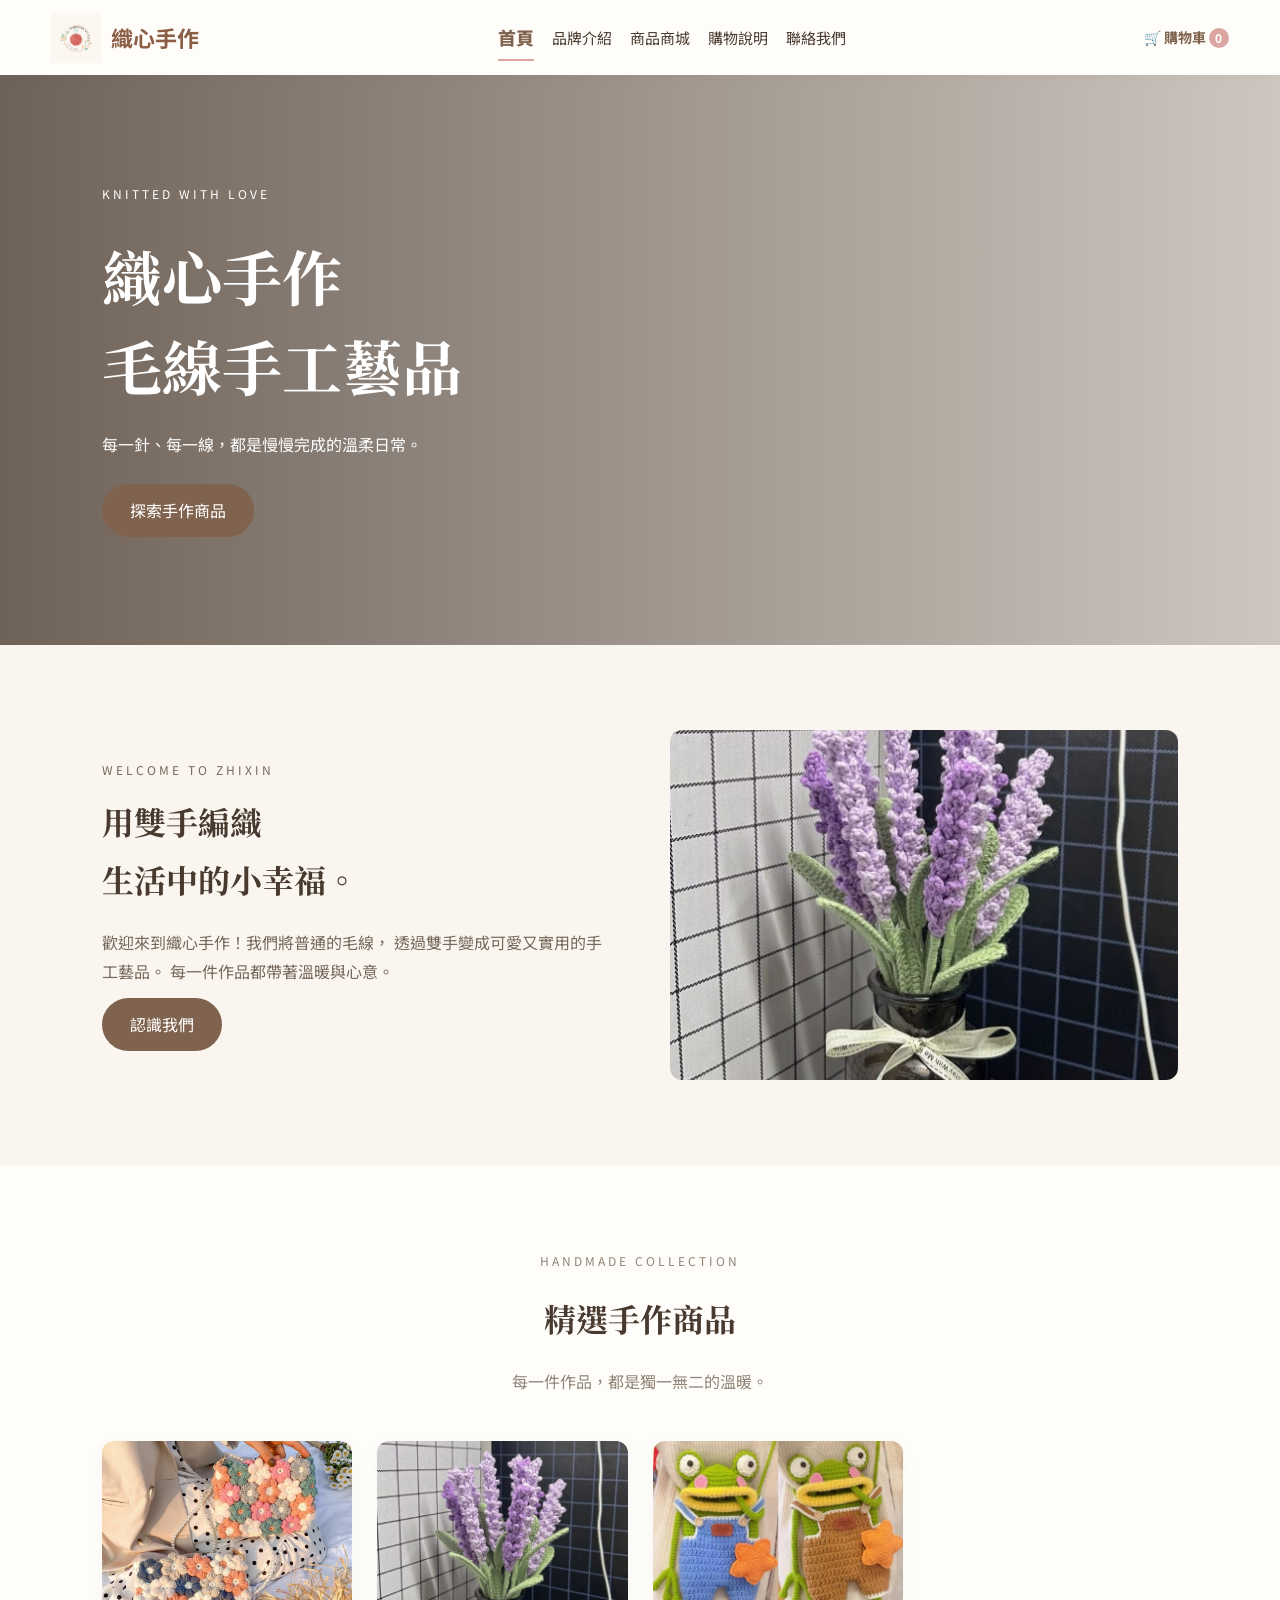
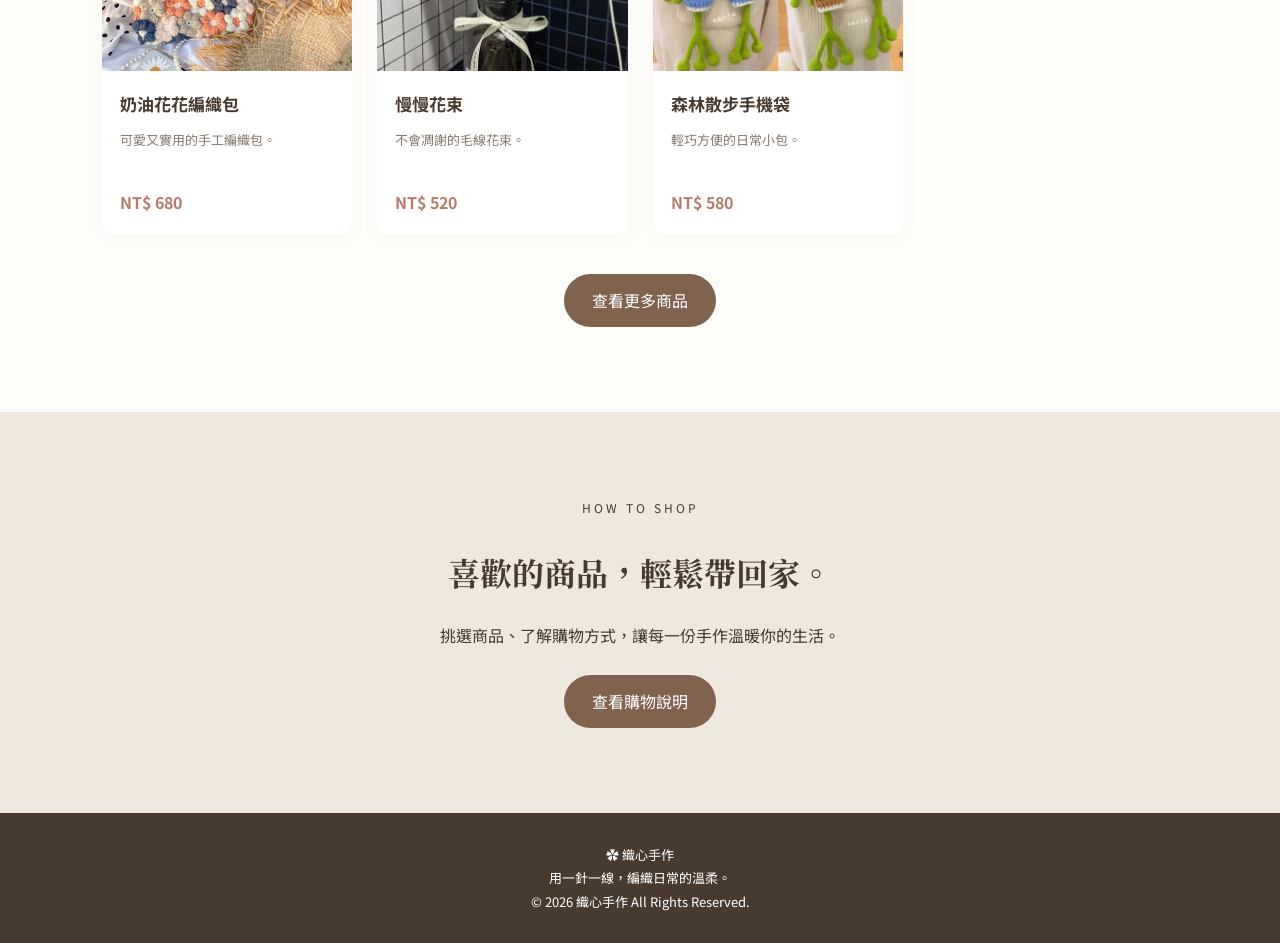
<file: index.html>
<!DOCTYPE html>
<html lang="zh-Hant">
<head>
<meta charset="UTF-8">
<meta name="viewport" content="width=device-width, initial-scale=1.0">
<title>織心手作｜首頁</title>
<link rel="stylesheet" href="./styles.css">
</head>
<script src="./app.js"></script>
<body>

<header>
    <!-- Logo bên trái -->
    <a href="./index.html" class="logo">
        <img src="./images/logo.png" alt="織心手作 Logo">
        <span>織心手作</span>
    </a>
    
    <!-- Menu ở giữa -->
    <nav>
        <a href="./index.html">首頁</a>
        <a href="./about.html">品牌介紹</a>
        <a href="./product.html">商品商城</a>
        <a href="./shop.html">購物說明</a>
        <a href="./contact.html">聯絡我們</a>
    </nav>
    
    <!-- Giỏ hàng bên phải -->
    <a href="./cart.html" class="cart-link">
        🛒 購物車 <span id="cart-count">0</span>
    </a>
</header>

<main>
<section class="hero">
    <div class="hero-content">
        <p class="eyebrow">KNITTED WITH LOVE</p>
        <h1>織心手作<br>毛線手工藝品</h1>
        <p>每一針、每一線，都是慢慢完成的溫柔日常。</p>
        <a href="./product.html" class="button">探索手作商品</a>
    </div>
</section>

<section class="intro">
    <div>
        <p class="eyebrow">WELCOME TO ZHIXIN</p>
        <h2>用雙手編織<br>生活中的小幸福。</h2>
        <p>
            歡迎來到織心手作！我們將普通的毛線，
            透過雙手變成可愛又實用的手工藝品。
            每一件作品都帶著溫暖與心意。
        </p>
        <a href="./about.html" class="button">認識我們</a>
    </div>
    <img src="./images/06.jpg" alt="毛線花束">
</section>

<section class="products">
    <div class="section-title">
        <p class="eyebrow">HANDMADE COLLECTION</p>
        <h2>精選手作商品</h2>
        <p>每一件作品，都是獨一無二的溫暖。</p>
    </div>

    <div class="product-grid">
        <article class="product-card">
            <img src="./images/01.jpg" alt="編織包">
            <div class="product-info">
                <h3>奶油花花編織包</h3>
                <p>可愛又實用的手工編織包。</p>
                <div class="price">NT$ 680</div>
            </div>
        </article>

        <article class="product-card">
            <img src="./images/06.jpg" alt="毛線花束">
            <div class="product-info">
                <h3>慢慢花束</h3>
                <p>不會凋謝的毛線花束。</p>
                <div class="price">NT$ 520</div>
            </div>
        </article>

        <article class="product-card">
            <img src="./images/09.jpg" alt="手機袋">
            <div class="product-info">
                <h3>森林散步手機袋</h3>
                <p>輕巧方便的日常小包。</p>
                <div class="price">NT$ 580</div>
            </div>
        </article>
    </div>

    <div class="center">
        <a href="./product.html" class="button">查看更多商品</a>
    </div>
</section>

<section class="shop">
    <p class="eyebrow">HOW TO SHOP</p>
    <h2>喜歡的商品，輕鬆帶回家。</h2>
    <p>挑選商品、了解購物方式，讓每一份手作溫暖你的生活。</p>
    <a href="./shop.html" class="button">查看購物說明</a>
</section>
</main>

<footer>
    <p>✿ 織心手作</p>
    <p>用一針一線，編織日常的溫柔。</p>
    <p>© 2026 織心手作 All Rights Reserved.</p>
</footer>

</body>
</html>
</file>
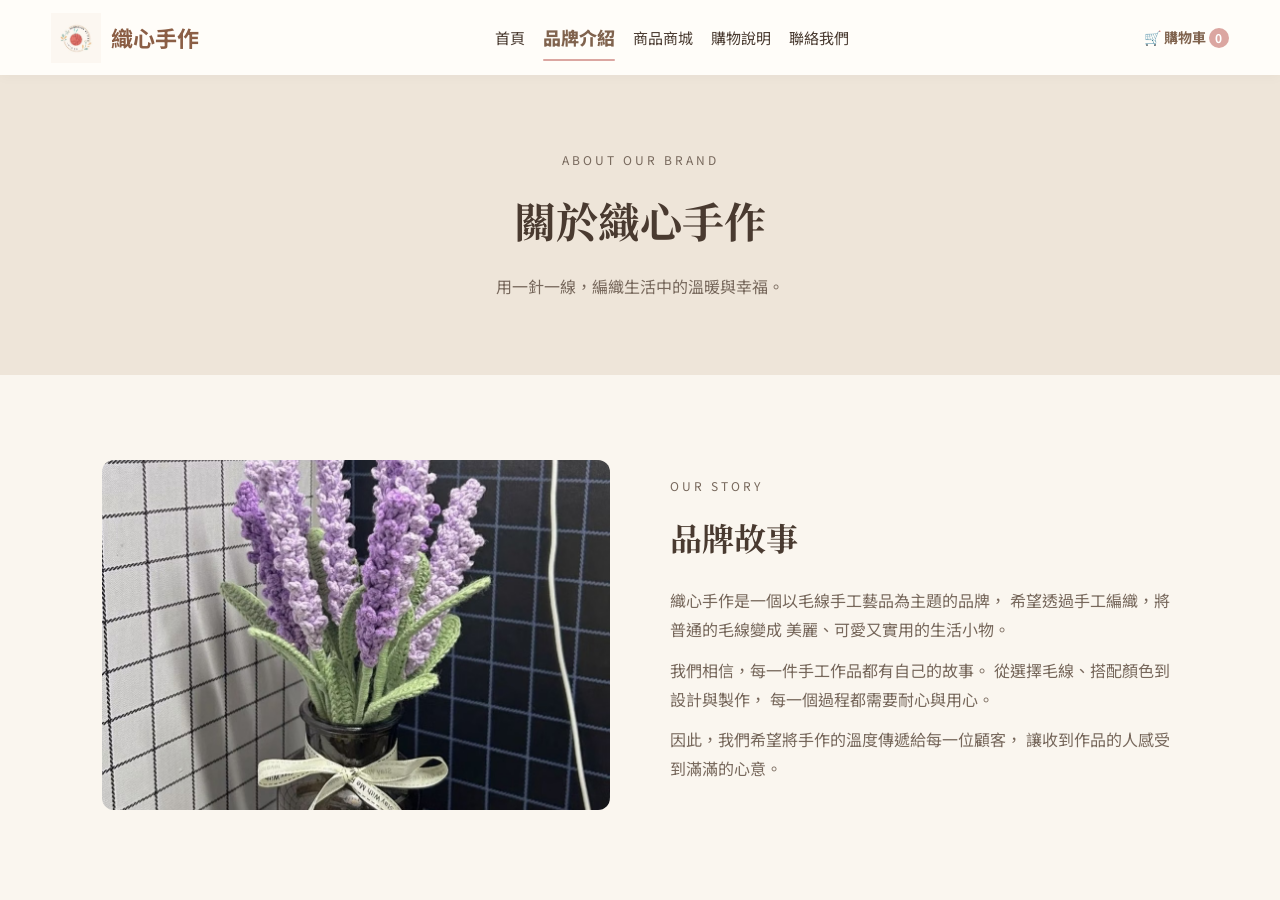
<file: about.html>
<!DOCTYPE html>
<html lang="zh-Hant">

<head>
    <meta charset="UTF-8">
    <meta name="viewport" content="width=device-width, initial-scale=1.0">

    <meta name="description" content="認識織心手作的品牌故事、設計理念與手作精神。">

    <title>織心手作｜品牌介紹</title>

    <link rel="stylesheet" href="./styles.css">
</head>
<script src="./app.js"></script>
<body>

<!-- HEADER -->
<header>
    <!-- Logo bên trái -->
    <a href="./index.html" class="logo">
        <img src="./images/logo.png" alt="織心手作 Logo">
        <span>織心手作</span>
    </a>
    
    <!-- Menu ở giữa -->
    <nav>
        <a href="./index.html">首頁</a>
        <a href="./about.html">品牌介紹</a>
        <a href="./product.html">商品商城</a>
        <a href="./shop.html">購物說明</a>
        <a href="./contact.html">聯絡我們</a>
    </nav>
    
    <!-- Giỏ hàng bên phải -->
    <a href="./cart.html" class="cart-link">
        🛒 購物車 <span id="cart-count">0</span>
    </a>
</header>


<main>

    <!-- ABOUT BANNER -->
    <section class="page-banner">
        <p class="eyebrow">ABOUT OUR BRAND</p>

        <h1>關於織心手作</h1>

        <p>用一針一線，編織生活中的溫暖與幸福。</p>
    </section>


    <!-- BRAND STORY -->
    <section class="intro" id="story">

        <img
            src="./images/06.jpg"
            alt="毛線手工花束"
        >

        <div>
            <p class="eyebrow">OUR STORY</p>

            <h2>品牌故事</h2>

            <p>
                織心手作是一個以毛線手工藝品為主題的品牌，
                希望透過手工編織，將普通的毛線變成
                美麗、可愛又實用的生活小物。
            </p>

            <p>
                我們相信，每一件手工作品都有自己的故事。
                從選擇毛線、搭配顏色到設計與製作，
                每一個過程都需要耐心與用心。
            </p>

            <p>
                因此，我們希望將手作的溫度傳遞給每一位顧客，
                讓收到作品的人感受到滿滿的心意。
            </p>
        </div>

    </section>
</file>
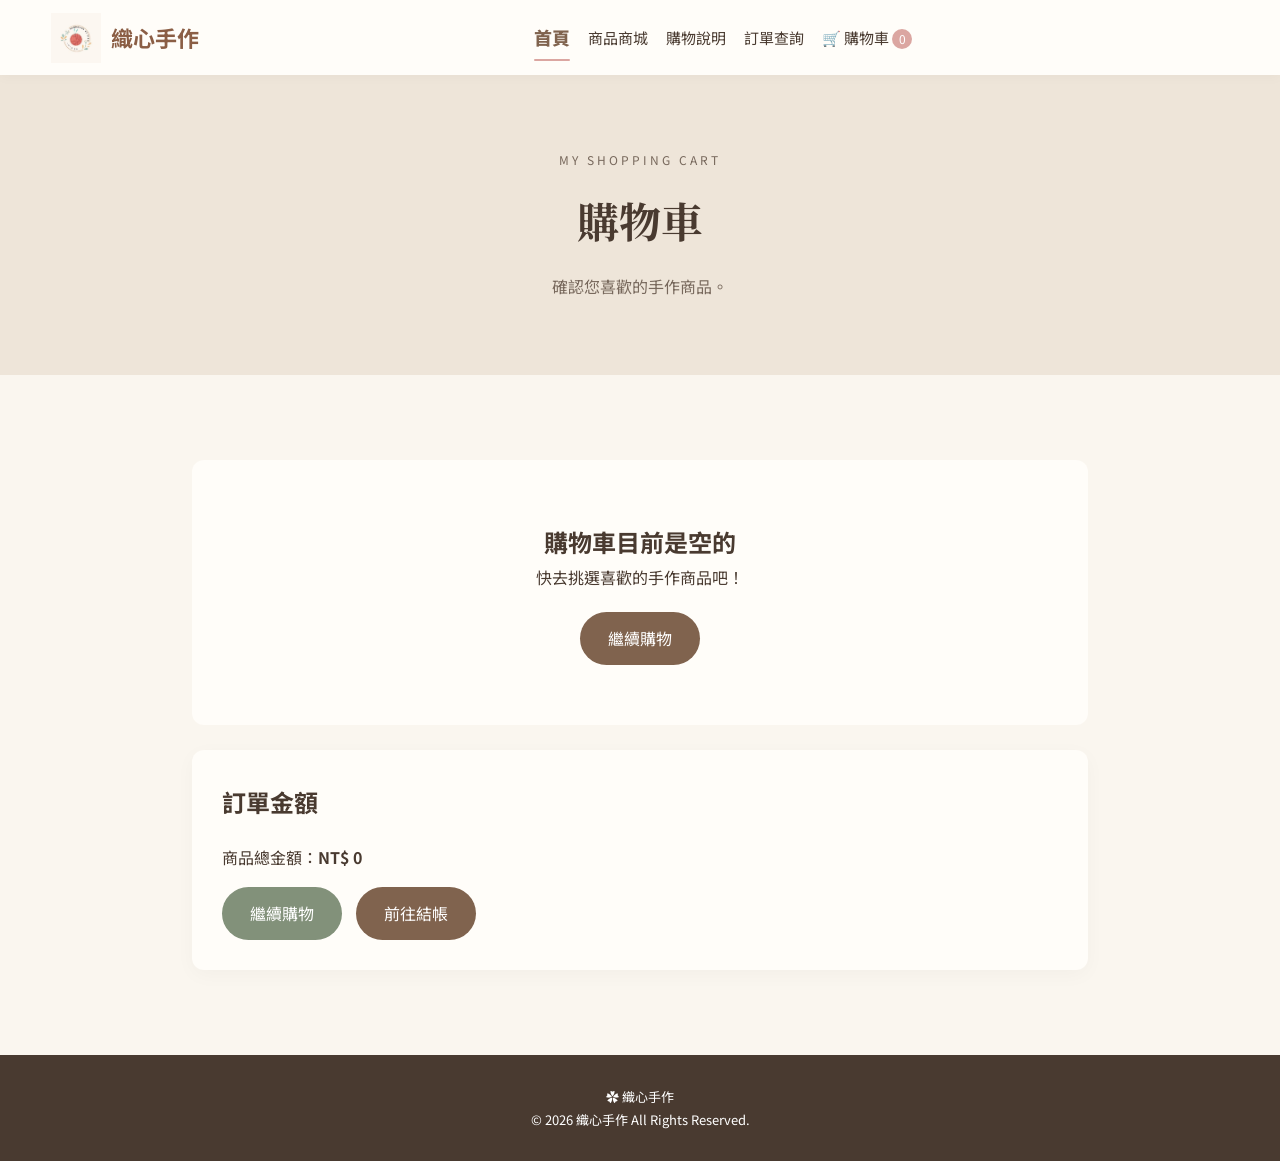
<file: cart.html>
<!DOCTYPE html>
<html lang="zh-Hant">
<head>
<meta charset="UTF-8">
<meta name="viewport" content="width=device-width, initial-scale=1.0">
<title>織心手作｜購物車</title>
<link rel="stylesheet" href="./styles.css">
</head>
<script src="./app.js"></script>
<body>

<header>
    <a href="./index.html" class="logo">
        <img src="./images/logo.png" alt="織心手作 Logo">
        <span>織心手作</span>
    </a>
    <nav>
        <a href="./index.html">首頁</a>
        <a href="./product.html">商品商城</a>
        <a href="./shop.html">購物說明</a>
        <a href="./orders.html">訂單查詢</a>
        <a href="./cart.html">🛒 購物車 <span id="cart-count">0</span></a>
    </nav>
</header>

<main>
    <section class="page-banner">
        <p class="eyebrow">MY SHOPPING CART</p>
        <h1>購物車</h1>
        <p>確認您喜歡的手作商品。</p>
    </section>

    <section class="shopping-section">
        <div id="cart-items"></div>

        <div class="cart-summary">
            <h2>訂單金額</h2>
            <p>商品總金額：<strong id="cart-total">NT$ 0</strong></p>
            <a href="./product.html" class="button secondary-button">繼續購物</a>
            <a href="./checkout.html" class="button">前往結帳</a>
        </div>
    </section>
</main>

<footer>
    <p>✿ 織心手作</p>
    <p>© 2026 織心手作 All Rights Reserved.</p>
</footer>

<script src="./app.js"></script>
</body>
</html>
</file>
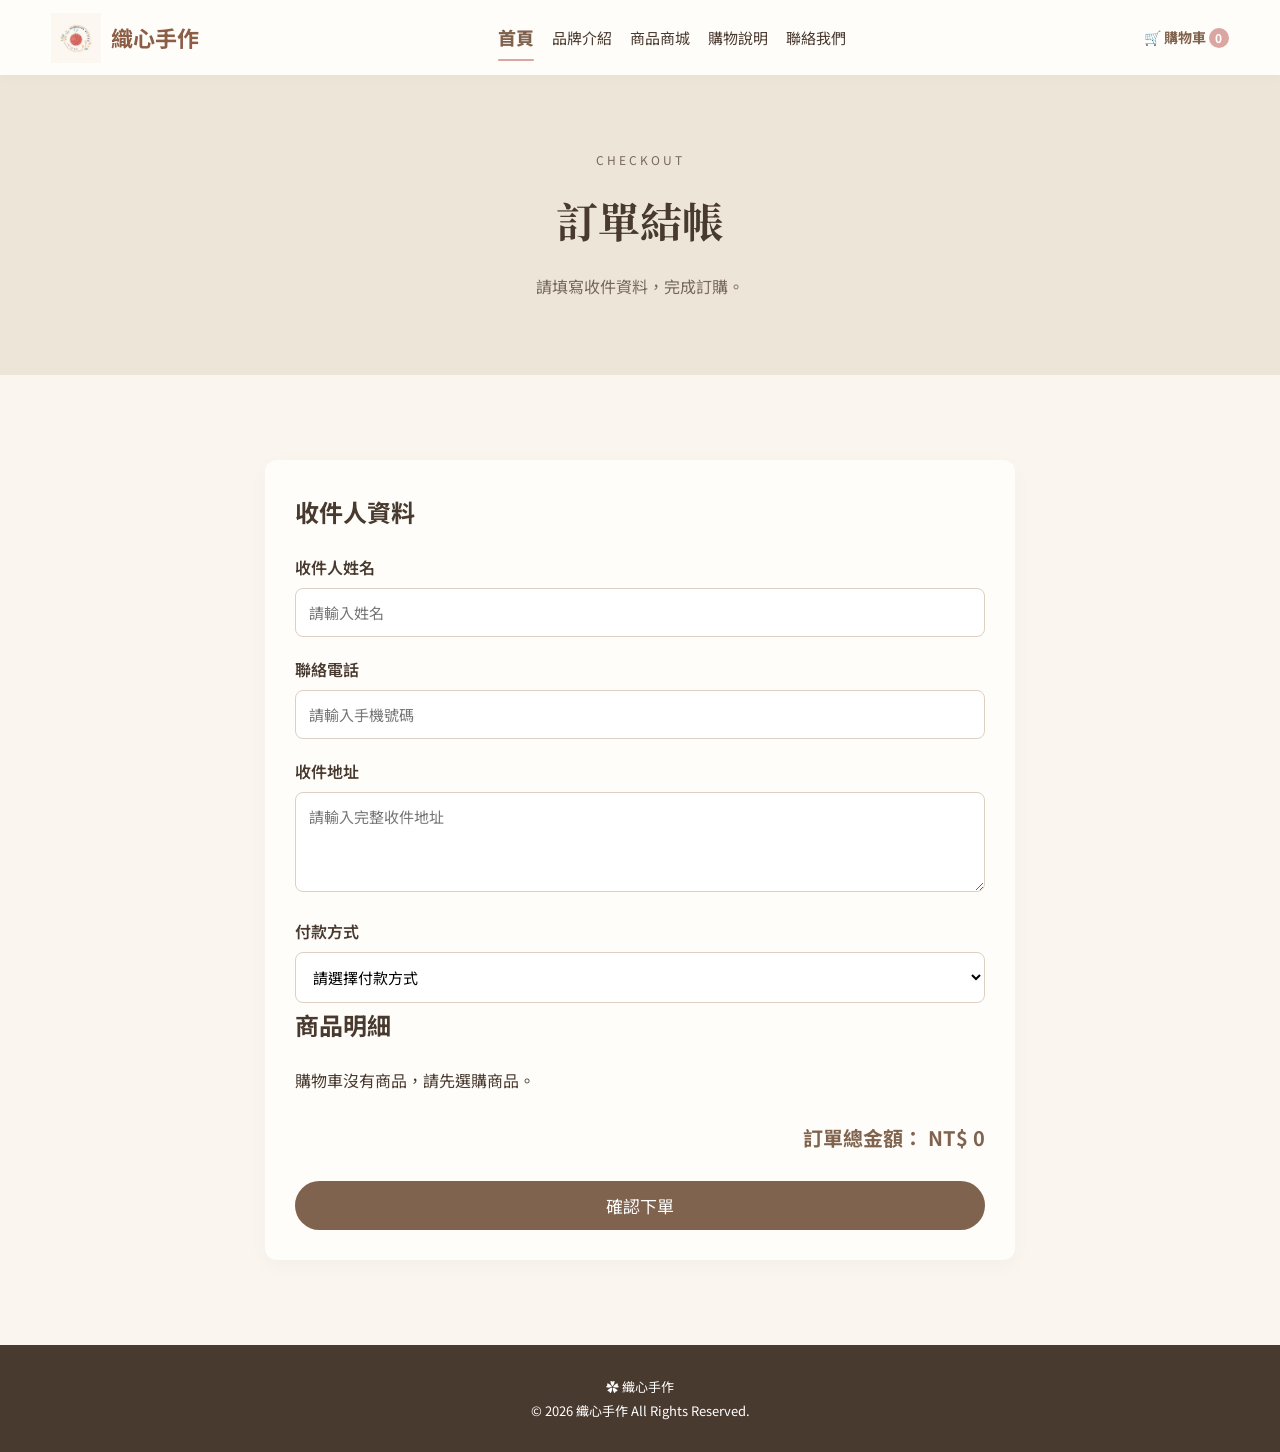
<file: checkout.html>
<!DOCTYPE html>
<html lang="zh-Hant">
<head>
<meta charset="UTF-8">
<meta name="viewport" content="width=device-width, initial-scale=1.0">
<title>織心手作｜結帳</title>
<link rel="stylesheet" href="./styles.css">
</head>
<script src="./app.js"></script>
<body>

<header>
    <!-- Logo bên trái -->
    <a href="./index.html" class="logo">
        <img src="./images/logo.png" alt="織心手作 Logo">
        <span>織心手作</span>
    </a>
    
    <!-- Menu ở giữa -->
    <nav>
        <a href="./index.html">首頁</a>
        <a href="./about.html">品牌介紹</a>
        <a href="./product.html">商品商城</a>
        <a href="./shop.html">購物說明</a>
        <a href="./contact.html">聯絡我們</a>
    </nav>
    
    <!-- Giỏ hàng bên phải -->
    <a href="./cart.html" class="cart-link">
        🛒 購物車 <span id="cart-count">0</span>
    </a>
</header>


<main>
    <section class="page-banner">
        <p class="eyebrow">CHECKOUT</p>
        <h1>訂單結帳</h1>
        <p>請填寫收件資料，完成訂購。</p>
    </section>

    <section class="shopping-section">
        <div class="checkout-box">
            <h2>收件人資料</h2>

            <form id="checkout-form">
                <label for="customer-name">收件人姓名</label>
                <input type="text" id="customer-name" placeholder="請輸入姓名" required>

                <label for="customer-phone">聯絡電話</label>
                <input type="tel" id="customer-phone" placeholder="請輸入手機號碼" required>

                <label for="customer-address">收件地址</label>
                <textarea id="customer-address" placeholder="請輸入完整收件地址" required></textarea>

                <label for="payment-method">付款方式</label>
                <select id="payment-method" required>
                    <option value="">請選擇付款方式</option>
                    <option value="貨到付款（模擬）">貨到付款（模擬）</option>
                    <option value="銀行轉帳（模擬）">銀行轉帳（模擬）</option>
                    <option value="超商取貨付款（模擬）">超商取貨付款（模擬）</option>
                </select>

                <h2>商品明細</h2>
                <div id="checkout-items"></div>

                <div class="checkout-total">
                    訂單總金額：
                    <strong id="checkout-total">NT$ 0</strong>
                </div>

                <button type="submit" class="button submit-order">
                    確認下單
                </button>
            </form>
        </div>
    </section>
</main>

<footer>
    <p>✿ 織心手作</p>
    <p>© 2026 織心手作 All Rights Reserved.</p>
</footer>

<script src="./app.js"></script>
</body>
</html>
</file>
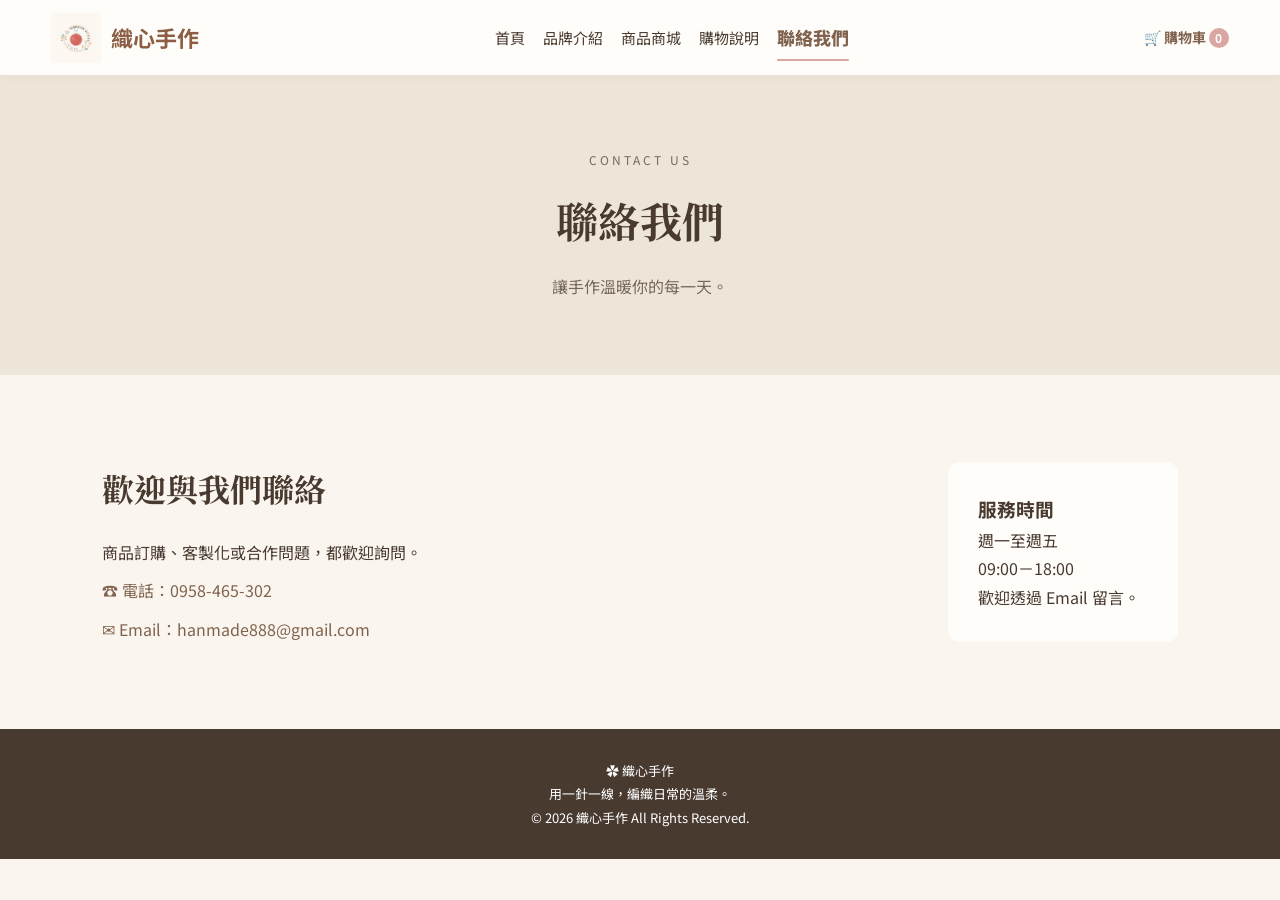
<file: contact.html>
<!DOCTYPE html>
<html lang="zh-Hant">
<head>
<meta charset="UTF-8">
<meta name="viewport" content="width=device-width, initial-scale=1.0">
<title>織心手作｜聯絡我們</title>
<link rel="stylesheet" href="./styles.css">
</head>
<script src="./app.js"></script>
<body>

<header>
    <!-- Logo bên trái -->
    <a href="./index.html" class="logo">
        <img src="./images/logo.png" alt="織心手作 Logo">
        <span>織心手作</span>
    </a>
    
    <!-- Menu ở giữa -->
    <nav>
        <a href="./index.html">首頁</a>
        <a href="./about.html">品牌介紹</a>
        <a href="./product.html">商品商城</a>
        <a href="./shop.html">購物說明</a>
        <a href="./contact.html">聯絡我們</a>
    </nav>
    
    <!-- Giỏ hàng bên phải -->
    <a href="./cart.html" class="cart-link">
        🛒 購物車 <span id="cart-count">0</span>
    </a>
</header>


<main>
<section class="page-banner">
    <p class="eyebrow">CONTACT US</p>
    <h1>聯絡我們</h1>
    <p>讓手作溫暖你的每一天。</p>
</section>

<section class="contact">

    <div>
        <h2>歡迎與我們聯絡</h2>
        <p>商品訂購、客製化或合作問題，都歡迎詢問。</p>

        <a href="tel:0958465302">
            ☎ 電話：0958-465-302
        </a>

        <a href="mailto:hanmade888@gmail.com">
            ✉ Email：hanmade888@gmail.com
        </a>
    </div>

    <div class="contact-box">
        <h3>服務時間</h3>
        <p>週一至週五</p>
        <p>09:00－18:00</p>
        <p>歡迎透過 Email 留言。</p>
    </div>

</section>
</main>

<footer>
    <p>✿ 織心手作</p>
    <p>用一針一線，編織日常的溫柔。</p>
    <p>© 2026 織心手作 All Rights Reserved.</p>
</footer>

</body>
</html>
</file>
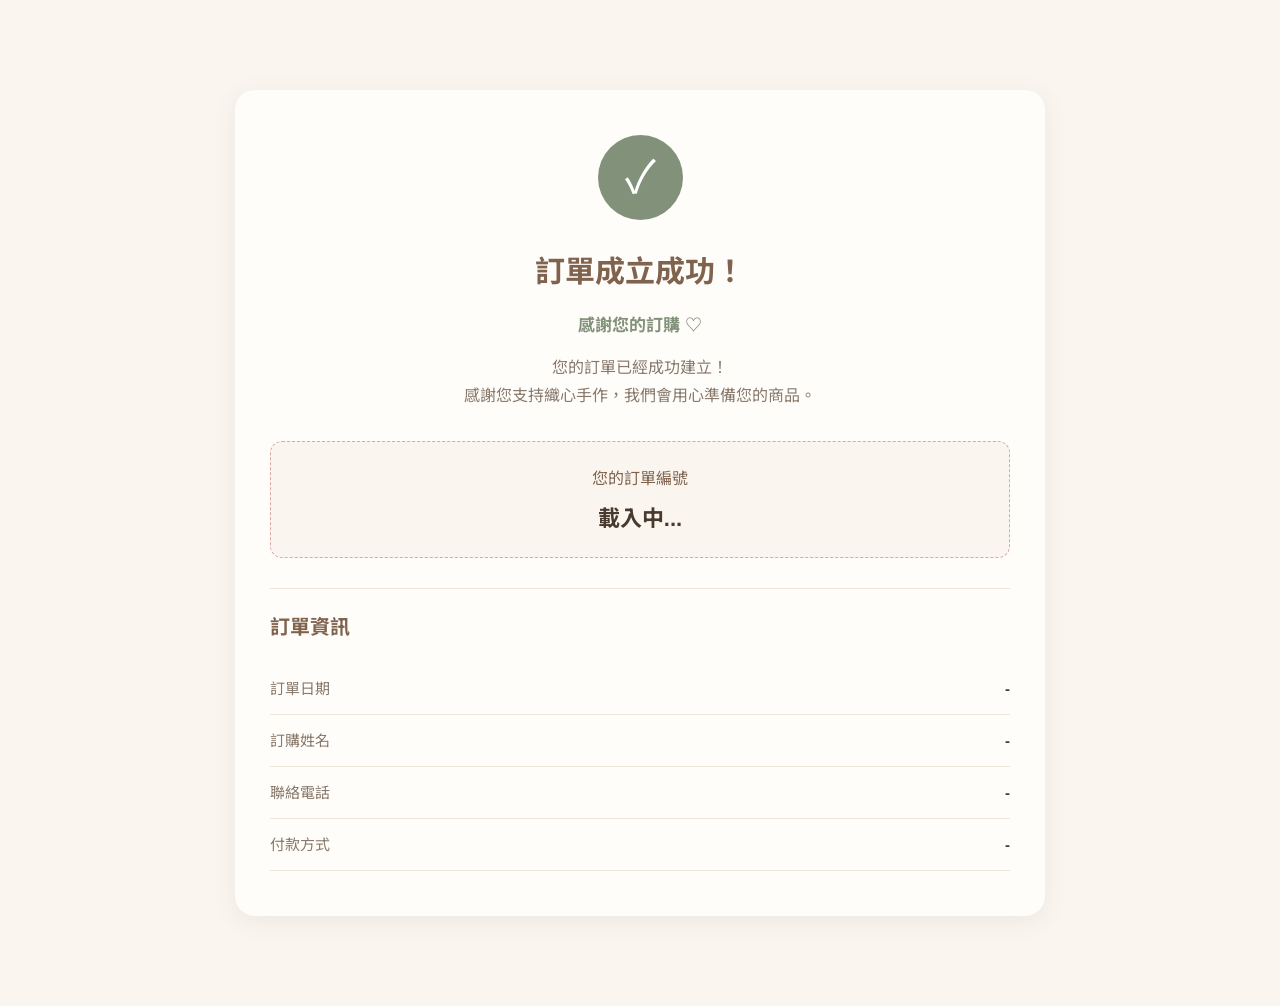
<file: orders-success.html>
<!DOCTYPE html>
<html lang="zh-TW">
<head>
    <meta charset="UTF-8">
    <meta name="viewport" content="width=device-width, initial-scale=1.0">
    <title>訂單成立成功 | 織心手作</title>

    <link rel="stylesheet" href="./styles.css">

    <style>
        body {
            background: #faf6ef;
            color: #493a30;
            font-family: Arial, "Noto Sans TC", sans-serif;
            margin: 0;
        }

        .success-container {
            max-width: 850px;
            margin: 60px auto;
            padding: 30px 20px;
        }

        .success-card {
            background: #fffdf9;
            border-radius: 20px;
            padding: 45px 35px;
            text-align: center;
            box-shadow: 0 5px 25px rgba(73, 58, 48, 0.08);
        }

        .success-icon {
            width: 85px;
            height: 85px;
            background: #82917a;
            color: white;
            border-radius: 50%;
            display: flex;
            align-items: center;
            justify-content: center;
            font-size: 45px;
            margin: 0 auto 25px;
        }

        .success-card h1 {
            font-size: 30px;
            color: #80634e;
            margin-bottom: 12px;
        }

        .success-message {
            color: #82917a;
            font-size: 17px;
            font-weight: bold;
            margin-bottom: 12px;
        }

        .success-description {
            color: #88796c;
            line-height: 1.8;
            margin-bottom: 30px;
        }

        .order-number {
            background: #faf6ef;
            border: 1px dashed #dba6a1;
            padding: 18px;
            border-radius: 12px;
            margin: 25px 0;
        }

        .order-number p {
            margin: 5px;
            color: #80634e;
        }

        .order-number strong {
            font-size: 22px;
            color: #493a30;
        }

        .order-info {
            text-align: left;
            margin-top: 30px;
            border-top: 1px solid #eee5d9;
            padding-top: 20px;
        }

        .order-info h2 {
            font-size: 20px;
            color: #80634e;
            margin-bottom: 18px;
        }

        .info-row {
            display: flex;
            justify-content: space-between;
            gap: 15px;
            padding: 12px 0;
            border-bottom: 1px solid #eee5d9;
            font-size: 15px;
        }

        .info-row span:first-child {
            color: #88796c;
        }

        .info-row span:last-child {
            text-align: right;
            font-weight: bold;
            overflow-wrap: anywhere;
        }

        .product-list {
            margin-top: 20px;
        }

        .product-item {
            display: flex;
            align-items: center;
            gap: 15px;
            padding: 12px 0;
            border-bottom: 1px solid #eee5d9;
        }

        .product-item img {
            width: 65px;
            height: 65px;
            object-fit: cover;
            border-radius: 10px;
            background: #eee5d9;
        }

        .product-detail {
            flex: 1;
        }

        .product-detail h3 {
            font-size: 15px;
            margin: 0 0 7px;
            color: #493a30;
        }

        .product-detail p {
            font-size: 13px;
            color: #88796c;
            margin: 0;
        }

        .product-price {
            font-weight: bold;
            color: #80634e;
            white-space: nowrap;
        }

        .total-row {
            display: flex;
            justify-content: space-between;
            align-items: center;
            margin-top: 25px;
            padding-top: 18px;
            border-top: 2px solid #dba6a1;
            font-size: 18px;
            font-weight: bold;
        }

        .total-price {
            color: #b56f69;
            font-size: 24px;
        }

        .success-buttons {
            display: flex;
            justify-content: center;
            gap: 15px;
            flex-wrap: wrap;
            margin-top: 35px;
        }

        .success-buttons a {
            display: inline-block;
            padding: 13px 25px;
            border-radius: 30px;
            text-decoration: none;
            font-size: 15px;
            transition: 0.3s;
        }

        .btn-home {
            background: #80634e;
            color: white;
        }

        .btn-orders {
            background: #dba6a1;
            color: white;
        }

        .success-buttons a:hover {
            opacity: 0.8;
            transform: translateY(-2px);
        }

        .thank-you {
            margin-top: 30px;
            color: #82917a;
            font-size: 14px;
        }

        @media (max-width: 600px) {
            .success-container {
                margin: 25px auto;
                padding: 15px;
            }

            .success-card {
                padding: 30px 18px;
            }

            .success-card h1 {
                font-size: 24px;
            }

            .info-row {
                font-size: 14px;
            }

            .product-item img {
                width: 55px;
                height: 55px;
            }
        }
    </style>
</head>

<body>

<div class="success-container">
    <div class="success-card">

        <div class="success-icon">✓</div>

        <h1>訂單成立成功！</h1>

        <div class="success-message">
            感謝您的訂購 ♡
        </div>

        <p class="success-description">
            您的訂單已經成功建立！<br>
            感謝您支持織心手作，我們會用心準備您的商品。
        </p>

        <div class="order-number">
            <p>您的訂單編號</p>
            <strong id="orderNumber">載入中...</strong>
        </div>

        <div class="order-info">

            <h2>訂單資訊</h2>

            <div class="info-row">
                <span>訂單日期</span>
                <span id="orderDate">-</span>
            </div>

            <div class="info-row">
                <span>訂購姓名</span>
                <span id="customerName">-</span>
            </div>

            <div class="info-row">
                <span>聯絡電話</span>
                <span id="customerPhone">-</span>
            </div>

            <div class="info-row">
                <span>付款方式</span>
                <span id="paymentMethod">-</span>
            </div>
</file>
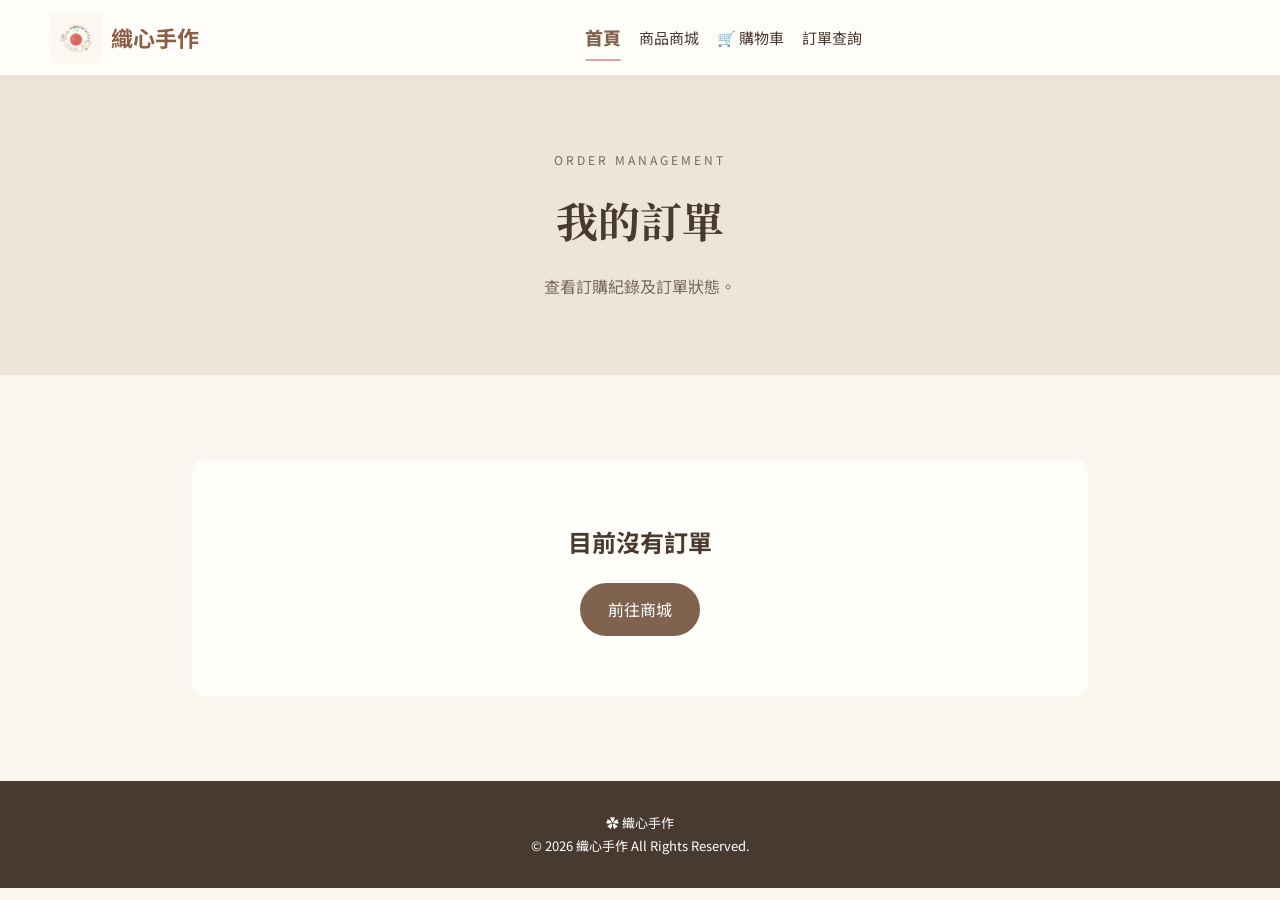
<file: orders.html>
<!DOCTYPE html>
<html lang="zh-Hant">
<head>
<meta charset="UTF-8">
<meta name="viewport" content="width=device-width, initial-scale=1.0">
<title>織心手作｜訂單查詢</title>
<link rel="stylesheet" href="./styles.css">
</head>
<script src="./app.js"></script>
<body>

<header>
    <a href="./index.html" class="logo">
        <img src="./images/logo.png" alt="織心手作 Logo">
        <span>織心手作</span>
    </a>
    <nav>
        <a href="./index.html">首頁</a>
        <a href="./product.html">商品商城</a>
        <a href="./cart.html">🛒 購物車</a>
        <a href="./orders.html">訂單查詢</a>
    </nav>
</header>

<main>
    <section class="page-banner">
        <p class="eyebrow">ORDER MANAGEMENT</p>
        <h1>我的訂單</h1>
        <p>查看訂購紀錄及訂單狀態。</p>
    </section>

    <section class="shopping-section">
        <div id="order-list"></div>
    </section>
</main>

<footer>
    <p>✿ 織心手作</p>
    <p>© 2026 織心手作 All Rights Reserved.</p>
</footer>

<script src="./app.js"></script>
</body>
</html>
</file>
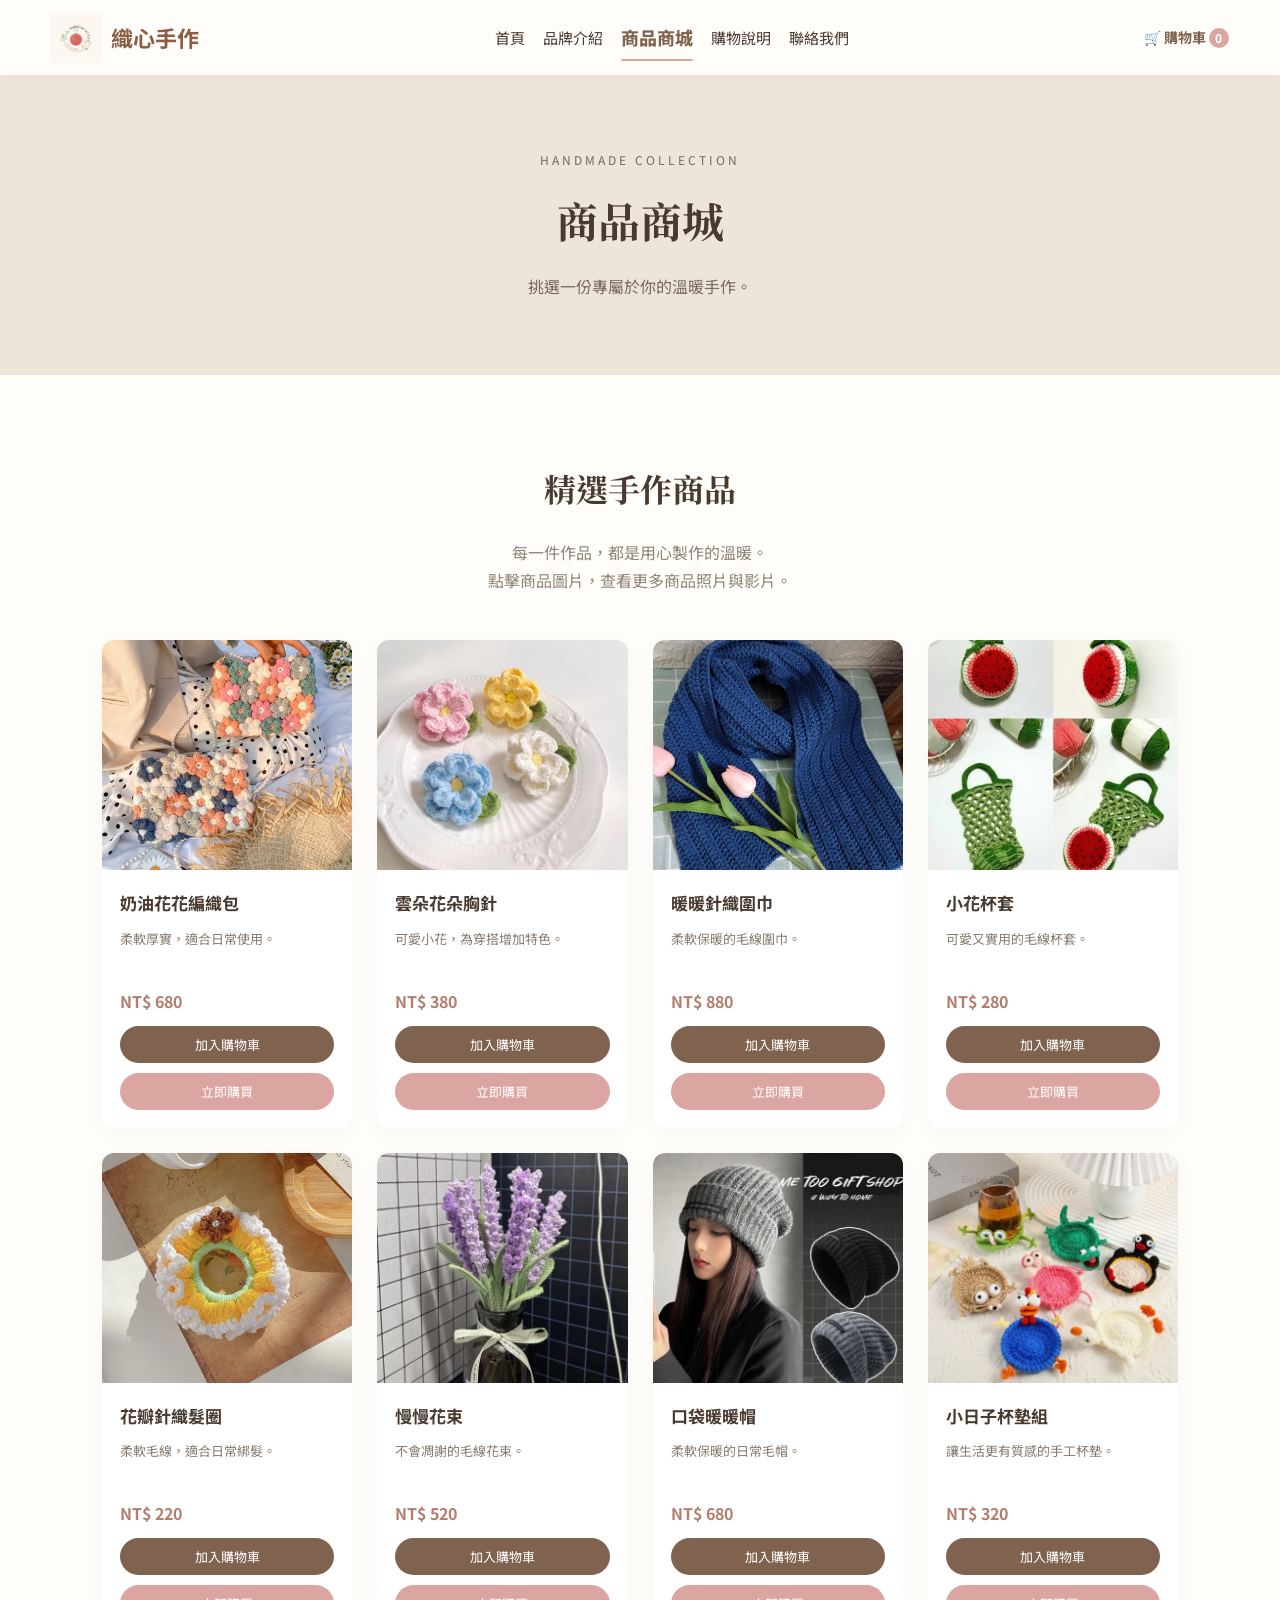
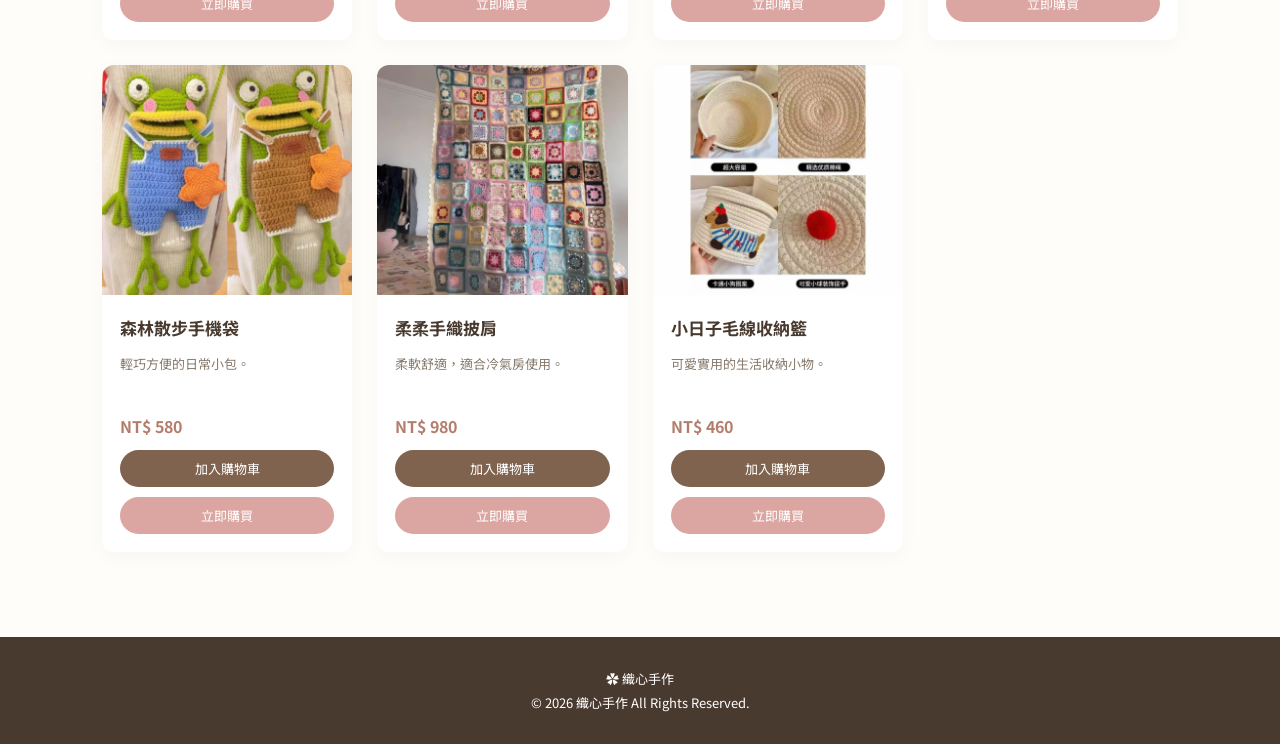
<file: product.html>
<!DOCTYPE html>
<html lang="zh-Hant">
<head>
<meta charset="UTF-8">
<meta name="viewport" content="width=device-width, initial-scale=1.0">
<title>織心手作｜商品商城</title>
<link rel="stylesheet" href="./styles.css">
</head>
<script src="./app.js"></script>
<body>

<header>
    <a href="./index.html" class="logo">
        <img src="./images/logo.png" alt="織心手作 Logo">
        <span>織心手作</span>
    </a>

    <nav>
        <a href="./index.html">首頁</a>
        <a href="./about.html">品牌介紹</a>
        <a href="./product.html">商品商城</a>
        <a href="./shop.html">購物說明</a>
        <a href="./contact.html">聯絡我們</a>
    </nav>

    <a href="./cart.html" class="cart-link">
        🛒 購物車 <span id="cart-count">0</span>
    </a>
</header>

<main>

<section class="page-banner">
    <p class="eyebrow">HANDMADE COLLECTION</p>
    <h1>商品商城</h1>
    <p>挑選一份專屬於你的溫暖手作。</p>
</section>

<section class="products">

    <div class="section-title">
        <h2>精選手作商品</h2>
        <p>每一件作品，都是用心製作的溫暖。</p>
        <p>點擊商品圖片，查看更多商品照片與影片。</p>
    </div>

    <div class="product-grid">

        <!-- 商品 1 -->
        <article class="product-card">
            <a href="./product-detail.html?id=01&name=奶油花花編織包&price=680">
                <img src="./images/01.jpg" alt="奶油花花編織包">
            </a>
            <div class="product-info">
                <h3>
                    <a href="./product-detail.html?id=01&name=奶油花花編織包&price=680">
                        奶油花花編織包
                    </a>
                </h3>
                <p>柔軟厚實，適合日常使用。</p>
                <div class="price">NT$ 680</div>
                <button class="button add-cart" data-id="1" data-name="奶油花花編織包" data-price="680" data-image="./images/01.jpg">加入購物車</button>
                <button class="button buy-now" data-id="1" data-name="奶油花花編織包" data-price="680" data-image="./images/01.jpg">立即購買</button>
            </div>
        </article>

        <!-- 商品 2 -->
        <article class="product-card">
            <a href="./product-detail.html?id=02&name=雲朵花朵胸針&price=380">
                <img src="./images/02.jpg" alt="雲朵花朵胸針">
            </a>
            <div class="product-info">
                <h3>
                    <a href="./product-detail.html?id=02&name=雲朵花朵胸針&price=380">
                        雲朵花朵胸針
                    </a>
                </h3>
                <p>可愛小花，為穿搭增加特色。</p>
                <div class="price">NT$ 380</div>
                <button class="button add-cart" data-id="2" data-name="雲朵花朵胸針" data-price="380" data-image="./images/02.jpg">加入購物車</button>
                <button class="button buy-now" data-id="2" data-name="雲朵花朵胸針" data-price="380" data-image="./images/02.jpg">立即購買</button>
            </div>
        </article>

        <!-- 商品 3 -->
        <article class="product-card">
            <a href="./product-detail.html?id=03&name=暖暖針織圍巾&price=880">
                <img src="./images/03.jpg" alt="暖暖針織圍巾">
            </a>
            <div class="product-info">
                <h3>
                    <a href="./product-detail.html?id=03&name=暖暖針織圍巾&price=880">
                        暖暖針織圍巾
                    </a>
                </h3>
                <p>柔軟保暖的毛線圍巾。</p>
                <div class="price">NT$ 880</div>
                <button class="button add-cart" data-id="3" data-name="暖暖針織圍巾" data-price="880" data-image="./images/03.jpg">加入購物車</button>
                <button class="button buy-now" data-id="3" data-name="暖暖針織圍巾" data-price="880" data-image="./images/03.jpg">立即購買</button>
            </div>
        </article>

        <!-- 商品 4 -->
        <article class="product-card">
            <a href="./product-detail.html?id=04&name=小花杯套&price=280">
                <img src="./images/04.jpg" alt="小花杯套">
            </a>
            <div class="product-info">
                <h3>
                    <a href="./product-detail.html?id=04&name=小花杯套&price=280">
                        小花杯套
                    </a>
                </h3>
                <p>可愛又實用的毛線杯套。</p>
                <div class="price">NT$ 280</div>
                <button class="button add-cart" data-id="4" data-name="小花杯套" data-price="280" data-image="./images/04.jpg">加入購物車</button>
                <button class="button buy-now" data-id="4" data-name="小花杯套" data-price="280" data-image="./images/04.jpg">立即購買</button>
            </div>
        </article>

        <!-- 商品 5 -->
        <article class="product-card">
            <a href="./product-detail.html?id=05&name=花瓣針織髮圈&price=220">
                <img src="./images/05.jpg" alt="花瓣針織髮圈">
            </a>
            <div class="product-info">
                <h3>
                    <a href="./product-detail.html?id=05&name=花瓣針織髮圈&price=220">
                        花瓣針織髮圈
                    </a>
                </h3>
                <p>柔軟毛線，適合日常綁髮。</p>
                <div class="price">NT$ 220</div>
                <button class="button add-cart" data-id="5" data-name="花瓣針織髮圈" data-price="220" data-image="./images/05.jpg">加入購物車</button>
                <button class="button buy-now" data-id="5" data-name="花瓣針織髮圈" data-price="220" data-image="./images/05.jpg">立即購買</button>
            </div>
        </article>

        <!-- 商品 6 -->
        <article class="product-card">
            <a href="./product-detail.html?id=06&name=慢慢花束&price=520">
                <img src="./images/06.jpg" alt="慢慢花束">
            </a>
            <div class="product-info">
                <h3>
                    <a href="./product-detail.html?id=06&name=慢慢花束&price=520">
                        慢慢花束
                    </a>
                </h3>
                <p>不會凋謝的毛線花束。</p>
                <div class="price">NT$ 520</div>
                <button class="button add-cart" data-id="6" data-name="慢慢花束" data-price="520" data-image="./images/06.jpg">加入購物車</button>
                <button class="button buy-now" data-id="6" data-name="慢慢花束" data-price="520" data-image="./images/06.jpg">立即購買</button>
            </div>
        </article>

        <!-- 商品 7 -->
        <article class="product-card">
            <a href="./product-detail.html?id=07&name=口袋暖暖帽&price=680">
                <img src="./images/07.jpg" alt="口袋暖暖帽">
            </a>
            <div class="product-info">
                <h3>
                    <a href="./product-detail.html?id=07&name=口袋暖暖帽&price=680">
                        口袋暖暖帽
                    </a>
                </h3>
                <p>柔軟保暖的日常毛帽。</p>
                <div class="price">NT$ 680</div>
                <button class="button add-cart" data-id="7" data-name="口袋暖暖帽" data-price="680" data-image="./images/07.jpg">加入購物車</button>
                <button class="button buy-now" data-id="7" data-name="口袋暖暖帽" data-price="680" data-image="./images/07.jpg">立即購買</button>
            </div>
        </article>

        <!-- 商品 8 -->
        <article class="product-card">
            <a href="./product-detail.html?id=08&name=小日子杯墊組&price=320">
                <img src="./images/08.jpg" alt="小日子杯墊組">
            </a>
            <div class="product-info">
                <h3>
                    <a href="./product-detail.html?id=08&name=小日子杯墊組&price=320">
                        小日子杯墊組
                    </a>
                </h3>
                <p>讓生活更有質感的手工杯墊。</p>
                <div class="price">NT$ 320</div>
                <button class="button add-cart" data-id="8" data-name="小日子杯墊組" data-price="320" data-image="./images/08.jpg">加入購物車</button>
                <button class="button buy-now" data-id="8" data-name="小日子杯墊組" data-price="320" data-image="./images/08.jpg">立即購買</button>
            </div>
        </article>

        <!-- 商品 9 -->
        <article class="product-card">
            <a href="./product-detail.html?id=09&name=森林散步手機袋&price=580">
                <img src="./images/09.jpg" alt="森林散步手機袋">
            </a>
            <div class="product-info">
                <h3>
                    <a href="./product-detail.html?id=09&name=森林散步手機袋&price=580">
                        森林散步手機袋
                    </a>
                </h3>
                <p>輕巧方便的日常小包。</p>
                <div class="price">NT$ 580</div>
                <button class="button add-cart" data-id="9" data-name="森林散步手機袋" data-price="580" data-image="./images/09.jpg">加入購物車</button>
                <button class="button buy-now" data-id="9" data-name="森林散步手機袋" data-price="580" data-image="./images/09.jpg">立即購買</button>
            </div>
        </article>

        <!-- 商品 10 -->
        <article class="product-card">
            <a href="./product-detail.html?id=10&name=柔柔手織披肩&price=980">
                <img src="./images/10.jpg" alt="柔柔手織披肩">
            </a>
            <div class="product-info">
                <h3>
                    <a href="./product-detail.html?id=10&name=柔柔手織披肩&price=980">
                        柔柔手織披肩
                    </a>
                </h3>
                <p>柔軟舒適，適合冷氣房使用。</p>
                <div class="price">NT$ 980</div>
                <button class="button add-cart" data-id="10" data-name="柔柔手織披肩" data-price="980" data-image="./images/10.jpg">加入購物車</button>
                <button class="button buy-now" data-id="10" data-name="柔柔手織披肩" data-price="980" data-image="./images/10.jpg">立即購買</button>
            </div>
        </article>

        <!-- 商品 11 -->
        <article class="product-card">
            <a href="./product-detail.html?id=11&name=小日子毛線收納籃&price=460">
                <img src="./images/11.jpg" alt="小日子毛線收納籃">
            </a>
            <div class="product-info">
                <h3>
                    <a href="./product-detail.html?id=11&name=小日子毛線收納籃&price=460">
                        小日子毛線收納籃
                    </a>
                </h3>
                <p>可愛實用的生活收納小物。</p>
                <div class="price">NT$ 460</div>
                <button class="button add-cart" data-id="11" data-name="小日子毛線收納籃" data-price="460" data-image="./images/11.jpg">加入購物車</button>
                <button class="button buy-now" data-id="11" data-name="小日子毛線收納籃" data-price="460" data-image="./images/11.jpg">立即購買</button>
            </div>
        </article>

    </div>
</section>

</main>

<footer>
    <p>✿ 織心手作</p>
    <p>© 2026 織心手作 All Rights Reserved.</p>
</footer>

<script src="./app.js"></script>

</body>
</html>
</file>
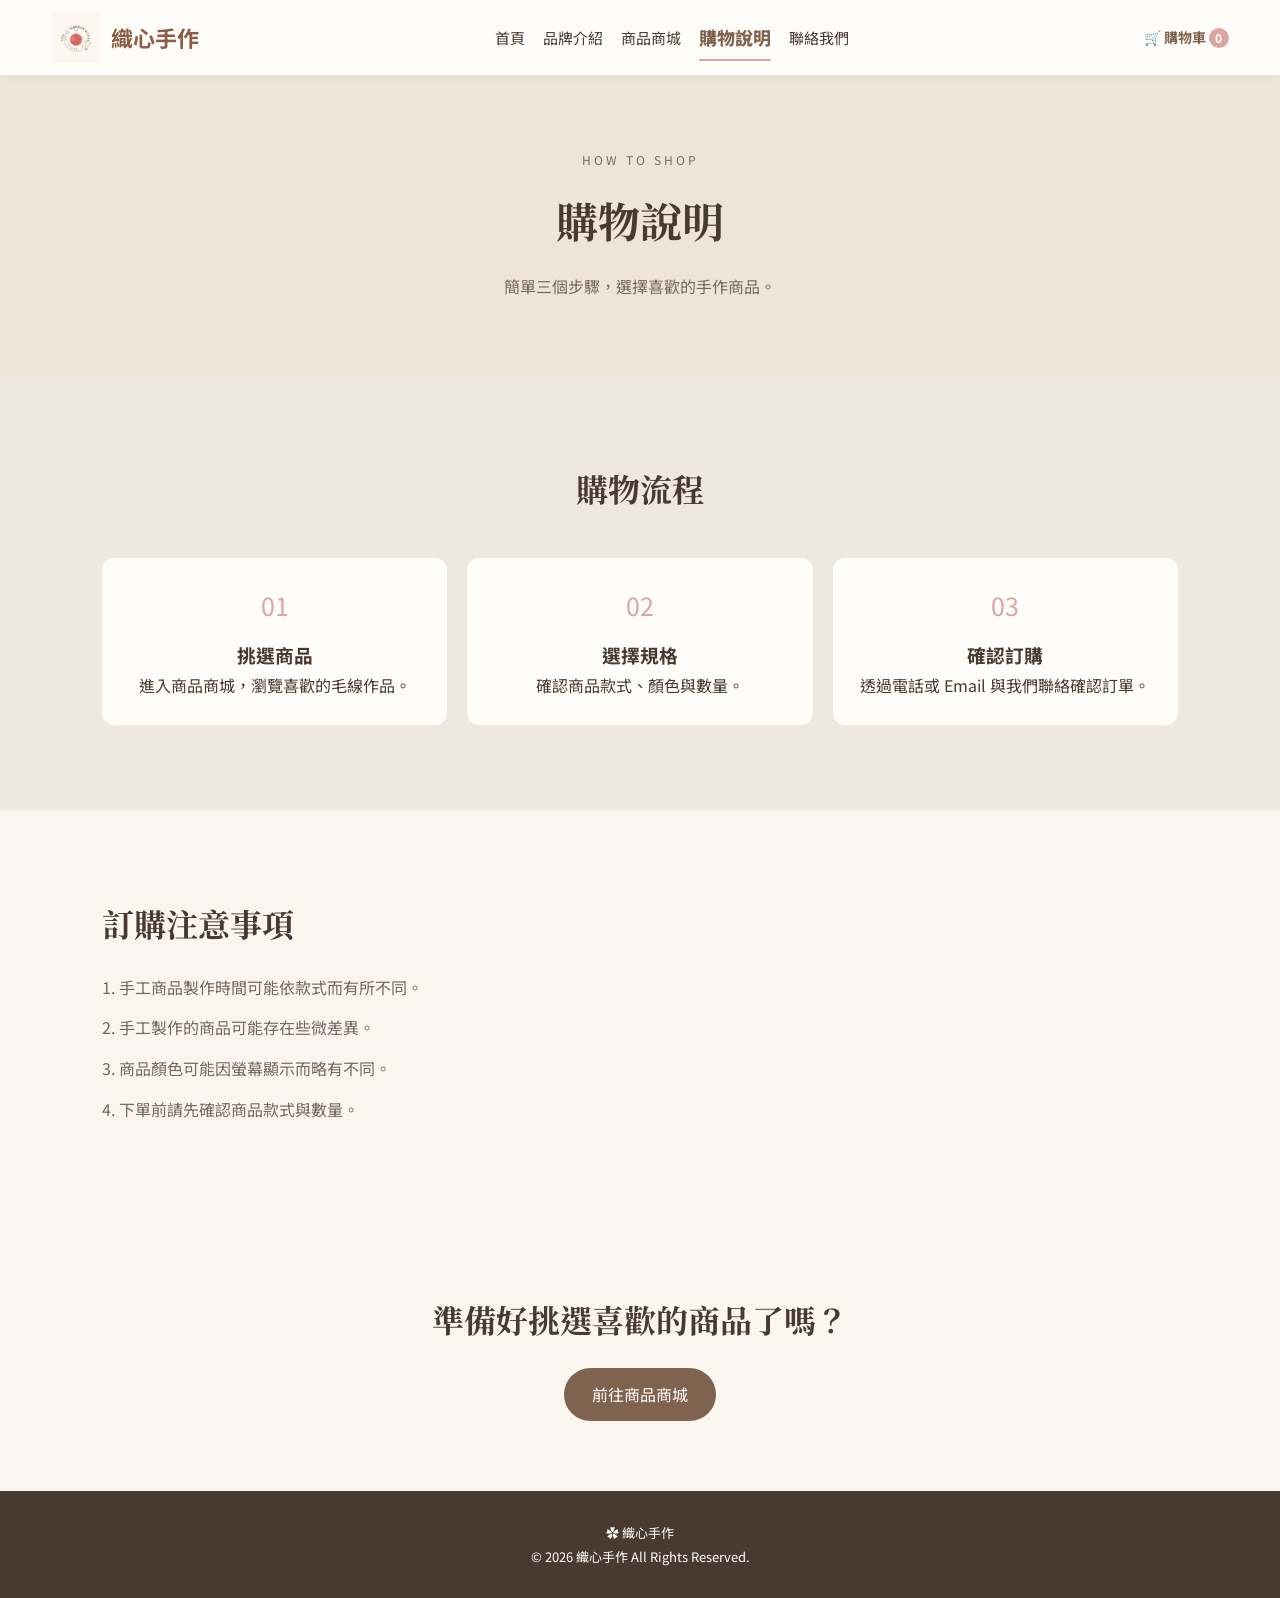
<file: shop.html>
<!DOCTYPE html>
<html lang="zh-Hant">
<head>
<meta charset="UTF-8">
<meta name="viewport" content="width=device-width, initial-scale=1.0">
<title>織心手作｜購物說明</title>
<link rel="stylesheet" href="./styles.css">
</head>
<script src="./app.js"></script>
<body>

<header>
    <!-- Logo bên trái -->
    <a href="./index.html" class="logo">
        <img src="./images/logo.png" alt="織心手作 Logo">
        <span>織心手作</span>
    </a>
    
    <!-- Menu ở giữa -->
    <nav>
        <a href="./index.html">首頁</a>
        <a href="./about.html">品牌介紹</a>
        <a href="./product.html">商品商城</a>
        <a href="./shop.html">購物說明</a>
        <a href="./contact.html">聯絡我們</a>
    </nav>
    
    <!-- Giỏ hàng bên phải -->
    <a href="./cart.html" class="cart-link">
        🛒 購物車 <span id="cart-count">0</span>
    </a>
</header>


<main>
<section class="page-banner">
    <p class="eyebrow">HOW TO SHOP</p>
    <h1>購物說明</h1>
    <p>簡單三個步驟，選擇喜歡的手作商品。</p>
</section>

<section class="shop">
    <h2>購物流程</h2>

    <div class="steps">

        <div class="step">
            <span>01</span>
            <h3>挑選商品</h3>
            <p>進入商品商城，瀏覽喜歡的毛線作品。</p>
        </div>

        <div class="step">
            <span>02</span>
            <h3>選擇規格</h3>
            <p>確認商品款式、顏色與數量。</p>
        </div>

        <div class="step">
            <span>03</span>
            <h3>確認訂購</h3>
            <p>透過電話或 Email 與我們聯絡確認訂單。</p>
        </div>

    </div>
</section>

<section class="intro">
    <div>
        <h2>訂購注意事項</h2>
        <p>1. 手工商品製作時間可能依款式而有所不同。</p>
        <p>2. 手工製作的商品可能存在些微差異。</p>
        <p>3. 商品顏色可能因螢幕顯示而略有不同。</p>
        <p>4. 下單前請先確認商品款式與數量。</p>
    </div>
</section>

<section class="center-section">
    <h2>準備好挑選喜歡的商品了嗎？</h2>
    <a href="./product.html" class="button">前往商品商城</a>
</section>
</main>

<footer>
    <p>✿ 織心手作</p>
    <p>© 2026 織心手作 All Rights Reserved.</p>
</footer>

</body>
</html>
</file>
<file: styles.css>
@import url('https://fonts.googleapis.com/css2?family=Noto+Sans+TC:wght@400;500;600;700&family=Noto+Serif+TC:wght@500;600;700&display=swap');

:root {
    --cream: #faf6ef;
    --white: #fffdf9;
    --brown: #80634e;
    --dark: #493a30;
    --pink: #dba6a1;
    --green: #82917a;
    --light: #eee5d9;
}

* {
    margin: 0;
    padding: 0;
    box-sizing: border-box;
}

html {
    scroll-behavior: smooth;
}

body {
    font-family: 'Noto Sans TC', sans-serif;
    background: var(--cream);
    color: var(--dark);
    line-height: 1.8;
}

a {
    text-decoration: none;
    color: inherit;
}

img {
    max-width: 100%;
}

/* ================= HEADER ================= */

header {
    min-height: 75px;
    padding: 12px 4%;
    display: flex;
    align-items: center;
    justify-content: space-between;
    gap: 18px;
    background: var(--white);
    position: sticky;
    top: 0;
    z-index: 100;
    box-shadow: 0 2px 12px #00000008;
}

/* Logo bên trái */

header .logo {
    order: 1;
    display: flex;
    align-items: center;
    gap: 10px;
    flex: 0 0 auto;
    color: #8b5e45;
    font-size: 22px;
    font-weight: bold;
    margin: 0;
}

.logo img {
    width: 50px;
    height: 50px;
    object-fit: contain;
    display: block;
}

.logo span {
    white-space: nowrap;
}

/* Menu ở giữa */

header nav {
    order: 2;
    display: flex;
    align-items: center;
    justify-content: center;
    flex: 1;
    flex-wrap: wrap;
    gap: 18px;
}

nav a {
    font-size: 14px;
    transition: .3s;
}

nav a:hover {
    color: var(--pink);
}

/* Giỏ hàng bên phải */

header .cart-link {
    order: 3;
    flex: 0 0 auto;
    white-space: nowrap;
    color: var(--brown);
    font-weight: bold;
    font-size: 14px;
}

#cart-count {
    display: inline-flex;
    justify-content: center;
    align-items: center;
    min-width: 20px;
    height: 20px;
    padding: 0 5px;
    border-radius: 50%;
    background: var(--pink);
    color: white;
    font-size: 12px;
}

/* ================= HERO ================= */

.hero {
    min-height: 570px;
    background:
        linear-gradient(90deg, #493a30c9, #493a3040),
        url('https://images.unsplash.com/photo-1604881988758-f76ad2f7aac1?auto=format&fit=crop&w=1600&q=85')
        center/cover;
    display: flex;
    align-items: center;
    padding: 8%;
    color: white;
}

.hero-content {
    max-width: 650px;
}

.eyebrow {
    letter-spacing: 3px;
    font-size: 12px;
    margin-bottom: 18px;
}

.hero h1,
.page-banner h1 {
    font-family: 'Noto Serif TC', serif;
    font-size: clamp(35px, 6vw, 60px);
    line-height: 1.5;
    margin-bottom: 20px;
}

.hero p {
    margin-bottom: 25px;
}

/* ================= BUTTON ================= */

.button {
    display: inline-block;
    padding: 12px 28px;
    border-radius: 30px;
    background: var(--brown);
    color: white;
    border: none;
    cursor: pointer;
    transition: .3s;
}

.button:hover {
    background: var(--pink);
    transform: translateY(-2px);
}

/* ================= PAGE BANNER ================= */

.page-banner {
    min-height: 300px;
    background: #eee5d9;
    display: flex;
    flex-direction: column;
    justify-content: center;
    align-items: center;
    text-align: center;
    padding: 50px 8%;
}

.page-banner h1 {
    font-size: 42px;
}

.page-banner p {
    color: #77685c;
}

/* ================= SECTION ================= */

section {
    padding: 85px 8%;
}

.intro {
    display: grid;
    grid-template-columns: 1fr 1fr;
    gap: 60px;
    align-items: center;
}

.intro img {
    width: 100%;
    height: 350px;
    object-fit: cover;
    border-radius: 12px;
}

.intro h2,
.section-title h2,
.shop h2,
.contact h2,
.center-section h2 {
    font-family: 'Noto Serif TC', serif;
    font-size: 32px;
    margin-bottom: 20px;
}

.intro p {
    color: #77685c;
    margin-bottom: 12px;
}

/* ================= PRODUCTS ================= */

.products {
    background: var(--white);
}

.section-title {
    text-align: center;
    margin-bottom: 45px;
}

.section-title p {
    color: #918477;
}

.product-grid {
    display: grid;
    grid-template-columns: repeat(4, 1fr);
    gap: 25px;
}

.product-card {
    background: white;
    border-radius: 12px;
    overflow: hidden;
    box-shadow: 0 5px 20px #00000008;
    transition: .3s;
}

.product-card:hover {
    transform: translateY(-6px);
    box-shadow: 0 10px 25px #00000012;
}

.product-card img {
    width: 100%;
    height: 230px;
    object-fit: cover;
    display: block;
}

.product-info {
    padding: 18px;
}

.product-info h3 {
    font-size: 17px;
    margin-bottom: 8px;
}

.product-info p {
    font-size: 13px;
    color: #887a6d;
    min-height: 50px;
}

.price {
    color: #b47d6b;
    font-weight: bold;
    margin-top: 10px;
}

.center {
    text-align: center;
    margin-top: 40px;
}

/* Nút mua hàng */

.product-info .button {
    display: block;
    width: 100%;
    text-align: center;
    margin-top: 10px;
    font-family: inherit;
    font-size: 13px;
    padding: 9px 8px;
}

.buy-now {
    background: var(--pink);
}

.buy-now:hover {
    background: var(--brown);
}

/* ================= SHOP ================= */

.shop {
    text-align: center;
    background: #eee8df;
}

.shop > p {
    max-width: 700px;
    margin: 0 auto 25px;
}

.steps {
    display: grid;
    grid-template-columns: repeat(3, 1fr);
    gap: 20px;
    margin-top: 40px;
}

.step {
    padding: 25px;
    background: var(--white);
    border-radius: 12px;
}

.step span {
    display: block;
    font-size: 25px;
    color: var(--pink);
    margin-bottom: 10px;
}

.center-section {
    text-align: center;
    padding: 70px 8%;
}

/* ================= CONTACT ================= */

.contact {
    display: flex;
    justify-content: space-between;
    align-items: center;
    gap: 30px;
}

.contact a {
    color: var(--brown);
    display: block;
    margin-top: 10px;
}

.contact-box {
    background: var(--white);
    padding: 30px;
    border-radius: 12px;
    min-width: 230px;
}

/* ================= FOOTER ================= */

footer {
    text-align: center;
    padding: 30px;
    background: var(--dark);
    color: white;
    font-size: 13px;
}

/* ================= SHOPPING CART ================= */

.shopping-section {
    max-width: 1100px;
    margin: auto;
    min-height: 300px;
}

.cart-item {
    display: flex;
    gap: 25px;
    padding: 22px;
    margin-bottom: 20px;
    background: var(--white);
    border-radius: 12px;
    box-shadow: 0 5px 20px #00000008;
}

.cart-item img {
    width: 150px;
    height: 150px;
    object-fit: cover;
    border-radius: 10px;
}

.cart-item-info {
    flex: 1;
}

.cart-item-info h3 {
    margin-bottom: 8px;
}

.quantity-control {
    display: flex;
    align-items: center;
    gap: 15px;
    margin: 10px 0;
}

.quantity-control button {
    width: 32px;
    height: 32px;
    border: 1px solid var(--light);
    background: white;
    cursor: pointer;
    border-radius: 5px;
    font-size: 18px;
}

.remove-button {
    border: none;
    background: none;
    color: #b46d65;
    cursor: pointer;
    margin-top: 8px;
}

.cart-summary,
.checkout-box,
.success-box,
.order-card {
    background: var(--white);
    padding: 30px;
    border-radius: 12px;
    margin-top: 25px;
    box-shadow: 0 5px 20px #00000008;
}

.cart-summary h2,
.checkout-box h2 {
    margin-bottom: 20px;
}

.cart-summary .button {
    margin-top: 15px;
    margin-right: 10px;
}

.secondary-button {
    background: var(--green);
}

.empty-cart {
    text-align: center;
    padding: 60px 20px;
    background: var(--white);
    border-radius: 12px;
}

.empty-cart .button {
    margin-top: 20px;
}

/* ================= CHECKOUT ================= */

.checkout-box {
    max-width: 750px;
    margin: 0 auto;
}

.checkout-box label {
    display: block;
    margin-top: 18px;
    margin-bottom: 6px;
    font-weight: 600;
}

.checkout-box input,
.checkout-box textarea,
.checkout-box select {
    width: 100%;
    padding: 13px;
    border: 1px solid #ddd0c3;
    border-radius: 8px;
    font-family: inherit;
    font-size: 15px;
    background: white;
}

.checkout-box textarea {
    min-height: 100px;
    resize: vertical;
}

.checkout-box input:focus,
.checkout-box textarea:focus,
.checkout-box select:focus {
    outline: 2px solid var(--pink);
    border-color: var(--pink);
}

.checkout-item {
    display: flex;
    justify-content: space-between;
    gap: 15px;
    padding: 12px 0;
    border-bottom: 1px solid var(--light);
}

.checkout-total {
    font-size: 20px;
    font-weight: bold;
    text-align: right;
    margin: 25px 0;
    color: var(--brown);
}

.submit-order {
    width: 100%;
    font-size: 17px;
    font-family: inherit;
}

/* ================= ORDER SUCCESS ================= */

.success-box {
    max-width: 750px;
    margin: 40px auto;
    text-align: center;
    padding: 45px 25px;
}

.success-box h2 {
    color: var(--green);
    margin-bottom: 15px;
}

.order-detail {
    text-align: left;
    background: var(--cream);
    padding: 22px;
    border-radius: 10px;
    margin: 25px 0;
}

.order-detail p {
    margin-bottom: 8px;
}

.order-detail h3 {
    color: var(--brown);
    margin-top: 15px;
}

.success-box .button {
    margin: 8px;
}

/* ================= ORDER MANAGEMENT ================= */

.order-card {
    margin-bottom: 20px;
    border-left: 5px solid var(--pink);
}

.order-card h3 {
    margin-bottom: 12px;
    color: var(--brown);
}

.order-card p {
    margin: 7px 0;
}

/* ================= TABLET ================= */

@media(max-width: 900px) {
    .product-grid {
        grid-template-columns: repeat(2, 1fr);
    }

    header {
        padding: 12px 3%;
        gap: 10px;
    }

    header nav {
        gap: 10px;
    }

    header nav a {
        font-size: 12px;
    }

    header .logo {
        font-size: 18px;
    }
}

/* ================= MOBILE ================= */

@media(max-width: 600px) {

    /* Logo trái - giỏ hàng phải */

    header {
        flex-direction: row;
        flex-wrap: wrap;
        justify-content: space-between;
        padding: 10px 5%;
        gap: 10px;
    }

    header .logo {
        order: 1;
        font-size: 18px;
    }

    header .logo img {
        width: 42px;
        height: 42px;
    }

    header .cart-link {
        order: 2;
        margin-left: auto;
        font-size: 13px;
    }

    header nav {
        order: 3;
        flex: 0 0 100%;
        width: 100%;
        justify-content: center;
        gap: 12px;
    }

    nav a {
        font-size: 12px;
    }

    .hero {
        min-height: 450px;
        padding: 8% 6%;
    }

    section {
        padding: 60px 6%;
    }

    .intro {
        grid-template-columns: 1fr;
        gap: 25px;
    }

    .intro img {
        height: 250px;
    }

    .product-grid {
        grid-template-columns: repeat(2, 1fr);
        gap: 12px;
    }

    .product-card img {
        height: 160px;
    }

    .product-info {
        padding: 12px;
    }

    .product-info h3 {
        font-size: 14px;
    }

    .product-info p {
        font-size: 12px;
    }

    .steps {
        grid-template-columns: 1fr;
    }

    .contact {
        flex-direction: column;
        align-items: flex-start;
    }

    .contact-box {
        width: 100%;
    }

    .page-banner {
        min-height: 230px;
    }

    .page-banner h1 {
        font-size: 34px;
    }

    .cart-item {
        flex-direction: column;
        gap: 15px;
    }

    .cart-item img {
        width: 100%;
        height: 220px;
    }

    .cart-summary,
    .checkout-box,
    .success-box,
    .order-card {
        padding: 20px;
    }

    .checkout-item {
        font-size: 13px;
    }
}
/* ===== MENU ACTIVE EFFECT ===== */

header nav a {
    position: relative;
    display: inline-block;
    font-size: 15px;
    font-weight: 400;
    color: var(--dark);
    text-decoration: none;
    transition: all 0.25s ease;
}

header nav a.active {
    font-size: 18px;
    font-weight: 800;
    color: var(--brown);
}

header nav a.active::after {
    content: "";
    position: absolute;
    left: 0;
    bottom: -7px;
    width: 100%;
    height: 2px;
    background: var(--pink);
    border-radius: 5px;
}

header nav a:hover {
    color: var(--brown);
}
</file>
